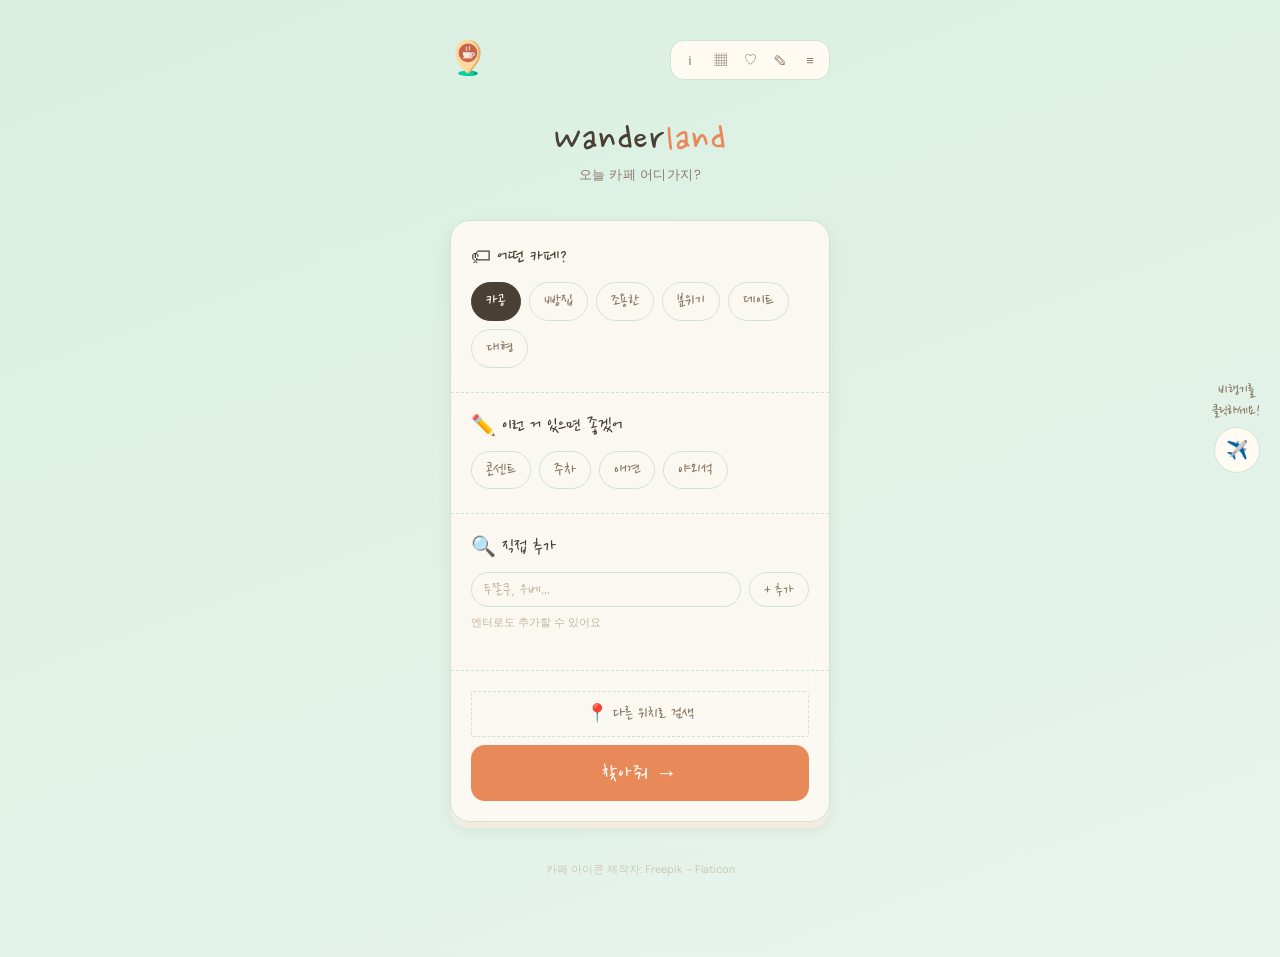
<file: index.html>
<!DOCTYPE html>
<html lang="ko">
<head>
  <meta charset="UTF-8">
  <meta name="viewport" content="width=device-width, initial-scale=1.0">
  <meta name="theme-color" content="#fdfaf4">
  <meta name="apple-mobile-web-app-capable" content="yes">
  <title>Wanderland</title>
  <link rel="stylesheet" href="/styles/main.css">
  <link rel="preconnect" href="https://fonts.googleapis.com">
  <link href="https://fonts.googleapis.com/css2?family=Nanum+Pen+Script&family=DM+Sans:wght@300;400;500&display=swap" rel="stylesheet">
  <link rel="manifest" href="/manifest.json">
  <link rel="apple-touch-icon" href="/images/wanderland-logo-192.png">
  <script src="//dapi.kakao.com/v2/maps/sdk.js?appkey=61503eb94f2c868e383de9347f24f56c&libraries=services"></script>
  <style>
    /* index.html 전용: 헤더 아이콘, 칩, 버블, 결과 카드, 모달 등 */
    .logo-img { position: absolute; top: 0; left: 0; width: 36px; height: 36px; object-fit: contain; }
    header { position: relative; padding-top: 80px; }

    .header-btns { position: absolute; top: 0; right: 0; display: flex; background: #fffaf2; border: 1.5px solid var(--line); border-radius: 14px; padding: 4px; }
    .icon-btn { width: 30px; height: 30px; border-radius: 10px; border: none; background: transparent; color: var(--ink-light); font-size: 13px; cursor: pointer; display: flex; align-items: center; justify-content: center; transition: all 0.15s; text-decoration: none; }
    .icon-btn:hover { background: var(--bg-1); color: var(--ink); }

    /* 메인 카드는 투명도 + 블러만 덮어씀 (대시보드는 불투명 유지) */
    .card {
      background: rgba(255, 250, 242, 0.85);
      backdrop-filter: blur(8px);
      -webkit-backdrop-filter: blur(8px);
      padding: 24px 0 20px;
      z-index: 1;
    }

    .section-title { font-family: 'Nanum Pen Script', cursive; font-size: 20px; color: var(--ink); margin-bottom: 12px; padding-left: 20px; }

    #kakao-map { width: 100%; height: 240px; border-radius: 14px; border: 1.5px solid var(--line); }

    .save-btn {
      background: none; border: none; cursor: pointer;
      font-size: 18px; padding: 4px; line-height: 1;
      transition: transform 0.1s;
    }
    .save-btn:hover { transform: scale(1.2); }

    .react-row { display: flex; gap: 8px; margin-top: 10px; }
    .react-btn {
      background: none; border: none; cursor: pointer;
      font-size: 18px; padding: 2px;
      transition: transform 0.15s;
      line-height: 1;
    }
    .react-btn:hover { transform: scale(1.2); }
    .react-btn.voted { opacity: 0.5; cursor: default; }

    .card-actions {
      display: flex;
      align-items: flex-start;
      gap: 12px;
      margin-top: 10px;
      padding-top: 8px;
      border-top: 1.5px dashed var(--line);
    }

    .card-action-row {
      display: flex;
      justify-content: flex-end;
      gap: 8px;
      margin-top: 8px;
      padding-top: 6px;
      border-top: 1.5px dashed var(--line);
    }

    .card-action-btn {
      background: none;
      border: none;
      cursor: pointer;
      font-size: 17px;
      padding: 2px 4px;
      border-radius: 8px;
      transition: transform 0.1s, background 0.1s;
      line-height: 1;
    }

    .card-action-btn:hover { transform: scale(1.2); background: var(--bg-1); }
    .card-action-btn.voted { opacity: 0.4; cursor: default; transform: none; }
    .card-action-btn.saved { color: var(--accent); }
    .card-action-btn.voted-good { opacity: 1; filter: sepia(1) saturate(3) hue-rotate(60deg); }
    .card-action-btn.voted-bad { opacity: 1; filter: sepia(1) saturate(3) hue-rotate(300deg); }

    .action-bar {
      display: none;
      flex-direction: column;
      gap: 4px;
      position: sticky;
      top: 20px;
      background: #fffaf2;
      border: 1.5px solid var(--line);
      border-radius: 14px;
      padding: 10px 8px;
      box-shadow: 0 4px 0 var(--cream-dark);
      min-width: 52px;
      align-items: center;
    }

    .action-bar.show { display: flex; }

    .action-bar-item { display: flex; flex-direction: column; align-items: center; gap: 2px; }
    .action-bar-icon { font-size: 16px; line-height: 1; }
    .action-bar-label { font-size: 9px; color: var(--ink-light); font-family: 'DM Sans', sans-serif; white-space: nowrap; }
    .action-bar-divider { width: 24px; height: 1px; background: var(--line); margin: 4px 0; }

    .action-label { font-size: 10px; color: var(--ink-light); line-height: 1.6; white-space: nowrap; padding-top: 2px; }
    .action-btns { display: flex; gap: 10px; align-items: center; margin-left: auto; }

    .saved-list { display: flex; flex-direction: column; gap: 10px; padding-left: 16px; }
    .saved-item {
      display: flex; justify-content: space-between; align-items: center;
      font-size: 13px; color: var(--ink);
      border-bottom: 1.5px dashed var(--line); padding-bottom: 8px;
    }
    .saved-item-name { font-family: 'Nanum Pen Script', cursive; font-size: 17px; }
    .saved-delete-btn {
      font-size: 12px; color: var(--ink-light);
      background: none; border: none; cursor: pointer;
      padding: 2px 6px;
    }
    .saved-delete-btn:hover { color: var(--accent); }

    /* ── 칩 영역 ── */
    .chips {
      display: flex; flex-wrap: wrap; overflow-x: auto;
      gap: 8px; margin-bottom: 20px; padding-left: 20px; padding-bottom: 4px;
      scrollbar-width: none;
    }
    .chips::-webkit-scrollbar { display: none; }

    .chip {
      font-family: 'Nanum Pen Script', cursive; font-size: 18px;
      padding: 4px 14px; border-radius: 20px;
      border: 1.5px solid var(--line); background: transparent; color: var(--ink-light);
      cursor: pointer; transition: all 0.15s; user-select: none;
      line-height: 1.6; white-space: nowrap; flex-shrink: 0;
      display: flex; align-items: center; gap: 4px;
    }

    .chip:hover { border-color: var(--ink-light); }
    .chip.on { background: var(--ink); border-color: var(--ink); color: #fffaf2; }
    .chip.accent.on { background: var(--accent); border-color: var(--accent); color: #fff; }
    .chip-remove { font-size: 12px; opacity: 0.7; cursor: pointer; margin-left: 2px; }

    .keyword-input-row {
      display: flex; gap: 8px;
      padding-left: 20px; margin-bottom: 8px;
      width: 100%; max-width: calc(100% - 20px);
    }

    .keyword-input {
      flex: 1 1 0; min-width: 0;
      font-family: 'Nanum Pen Script', cursive; font-size: 17px;
      padding: 6px 12px; border: 1.5px solid var(--line);
      border-radius: 20px; background: transparent; color: var(--ink); outline: none;
    }
    .keyword-input::placeholder { color: var(--ink-faint); }
    .keyword-input:focus { border-color: var(--ink-light); }

    .keyword-add-btn {
      flex-shrink: 0;
      font-family: 'Nanum Pen Script', cursive; font-size: 16px;
      padding: 6px 14px; border-radius: 20px;
      border: 1.5px solid var(--line); background: transparent; color: var(--ink-light);
      cursor: pointer; transition: all 0.15s; white-space: nowrap;
    }
    .keyword-add-btn:hover { background: var(--ink); border-color: var(--ink); color: #fffaf2; }

    .keyword-hint { font-size: 11px; color: var(--ink-faint); padding-left: 20px; margin-bottom: 16px; }

    .divider { border: none; border-top: 1.5px dashed var(--line); margin: 4px 0 20px; }

    .find-btn {
      width: calc(100% - 40px); margin-left: 20px; margin-right: 20px; padding: 14px;
      font-family: 'Nanum Pen Script', cursive; font-size: 22px;
      background: var(--accent); color: #fffaf2;
      border: none; border-radius: 14px; cursor: pointer;
      letter-spacing: 1px; transition: transform 0.1s, background 0.1s;
    }
    .find-btn:active { transform: scale(0.98); }
    .find-btn:hover { background: #d97a4a; }

    .loading { display: none; text-align: center; padding: 32px 0; font-family: 'Nanum Pen Script', cursive; font-size: 22px; color: var(--ink-light); }
    .loading.show { display: block; }

    .loading-dots span { display: inline-block; animation: bounce 1.2s infinite; font-size: 28px; }
    .loading-dots span:nth-child(2) { animation-delay: 0.2s; }
    .loading-dots span:nth-child(3) { animation-delay: 0.4s; }

    @keyframes bounce {
      0%, 80%, 100% { transform: translateY(0); opacity: 0.4; }
      40% { transform: translateY(-8px); opacity: 1; }
    }

    .sort-bar { display: none; flex-direction: column; align-items: stretch; justify-content: flex-start; width: 100%; max-width: 380px; margin: 16px 0 8px; }
    .sort-bar.show { display: flex; }
    .sort-btns { display: flex; gap: 8px; margin-top: 8px; }

    .sort-btn { font-size: 12px; padding: 4px 12px; border-radius: 20px; border: 1.5px solid var(--line); background: transparent; color: var(--ink-light); cursor: pointer; transition: all 0.15s; }
    .sort-btn.on { background: var(--ink); border-color: var(--ink); color: #fffaf2; }
    .sort-btn.google-sort.on { background: #4285F4; border-color: #4285F4; color: #fff; }
    .sort-btn.naver-sort.on { background: #03C75A; border-color: #03C75A; color: #fff; }

    .feedback-link { font-size: 12px; color: var(--ink-faint); cursor: pointer; border-bottom: 1.5px dashed var(--line); padding-bottom: 1px; background: none; border-top: none; border-left: none; border-right: none; font-family: 'DM Sans', sans-serif; }
    .feedback-link:hover { color: var(--ink-light); }

    .expand-notice { display: none; font-size: 12px; color: var(--ink-faint); text-align: center; margin-bottom: 8px; font-style: italic; }
    .expand-notice.show { display: block; }

    .results { width: 100%; max-width: 380px; display: flex; flex-direction: column; gap: 12px; }

    .result-card {
      background: #fffaf2;
      border: 1.5px dashed var(--line);
      border-radius: 16px;
      padding: 16px 18px;
      box-shadow: 0 4px 0 var(--cream-dark);
      cursor: pointer;
      transition: transform 0.1s;
      animation: fadeUp 0.3s ease both;
    }
    .result-card:hover { transform: translateY(-2px); }

    @keyframes fadeUp { from { opacity: 0; transform: translateY(8px); } to { opacity: 1; transform: translateY(0); } }

    .result-name { font-family: 'Nanum Pen Script', cursive; font-size: 20px; color: var(--ink); margin-bottom: 4px; }
    .result-meta { font-size: 12px; color: var(--ink-faint); margin-bottom: 8px; }
    .result-tags { display: flex; flex-wrap: wrap; gap: 6px; }

    .results-wrapper { display: flex; gap: 12px; width: 100%; max-width: 440px; align-items: flex-start; }

    .tag { font-size: 11px; padding: 2px 8px; border-radius: 10px; background: var(--bg-1); color: var(--ink-light); }
    .tag.google { background-color: #4285F4; color: white; }
    .tag.naver { background-color: #03C75A; color: white; }
    .tag.open { background: var(--green-bg); color: var(--green); }
    .tag.closed { background: var(--red-bg); color: var(--red); }
    .map-hint { text-align: right; margin-top: 8px; font-size: 11px; color: var(--ink-faint); }

    .no-result { text-align: center; font-family: 'Nanum Pen Script', cursive; font-size: 22px; color: var(--ink-faint); padding: 32px 0; }
    .error-msg { display: none; font-size: 13px; color: var(--accent); text-align: center; margin-top: 8px; padding-left: 20px; }
    .error-msg.show { display: block; }

    .modal-overlay { display: none; position: fixed; inset: 0; background: rgba(74, 63, 53, 0.4); z-index: 100; align-items: center; justify-content: center; padding: 16px; }
    .modal-overlay.show { display: flex; }
    #feedback-modal { z-index: 200; }

    .modal { background: #fffaf2; border: 1.5px solid var(--line); border-radius: 20px; padding: 28px 24px; width: 100%; max-width: 340px; box-shadow: 0 6px 0 var(--line); position: relative; max-height: 80vh; overflow-y: auto; }

    .modal-title { font-family: 'Nanum Pen Script', cursive; font-size: 24px; color: var(--ink); margin-bottom: 16px; }
    .modal-close { position: absolute; top: 12px; right: 16px; font-size: 18px; color: var(--ink-faint); cursor: pointer; background: none; border: none; font-family: 'DM Sans', sans-serif; }

    .star-row { display: flex; gap: 8px; margin-bottom: 16px; }
    .star { font-size: 28px; cursor: pointer; transition: transform 0.1s; filter: grayscale(1); opacity: 0.4; }
    .star.on { filter: grayscale(0); opacity: 1; }
    .star:hover { transform: scale(1.2); }
    .modal-label { font-family: 'Nanum Pen Script', cursive; font-size: 18px; color: var(--ink-light); margin-bottom: 8px; display: block; }
    .modal-textarea { width: 100%; font-family: 'DM Sans', sans-serif; font-size: 13px; padding: 10px 12px; border: 1.5px solid var(--line); border-radius: 12px; background: var(--cream); color: var(--ink); resize: none; outline: none; margin-bottom: 16px; height: 80px; }
    .modal-textarea:focus { border-color: var(--ink-light); }
    .modal-submit { width: 100%; padding: 12px; font-family: 'Nanum Pen Script', cursive; font-size: 20px; background: var(--accent); color: #fffaf2; border: none; border-radius: 14px; cursor: pointer; transition: background 0.1s; }
    .modal-submit:hover { background: #d97a4a; }
    .modal-submit:disabled { opacity: 0.5; cursor: not-allowed; }

    .info-section { margin-bottom: 16px; }
    .info-section-title { font-family: 'Nanum Pen Script', cursive; font-size: 18px; color: var(--ink); margin-bottom: 6px; }
    .info-item { font-size: 13px; color: var(--ink-light); line-height: 1.7; padding-left: 4px; }

    .release-list { display: flex; flex-direction: column; gap: 16px; }
    .release-note { background: var(--cream); border: 1.5px solid var(--line); border-radius: 14px; padding: 14px 16px; position: relative; box-shadow: 0 4px 0 var(--cream-dark); }
    .release-note:nth-child(1) { transform: rotate(-0.5deg); }
    .release-note:nth-child(2) { transform: rotate(0.3deg); }
    .release-note:nth-child(3) { transform: rotate(-0.2deg); }
    .release-version { font-family: 'Nanum Pen Script', cursive; font-size: 20px; color: var(--accent); margin-bottom: 8px; }
    .release-date { font-size: 0.8rem; opacity: 0.7; }
    .release-item { font-size: 13px; color: var(--ink-light); line-height: 1.8; padding-left: 4px; }
    .release-item::before { content: '— '; color: var(--ink-faint); }

    /* ── 버블 ── */
    .bubble-zone {
      position: fixed;
      top: 0; bottom: 0;
      width: 120px;
      overflow: hidden;
      pointer-events: none;
      z-index: 0;
    }
    .bubble-zone.left { left: 0; }
    .bubble-zone.right { right: 0; }

    @media (max-width: 767px) {
      .bubble-zone { width: 100%; left: 0; opacity: 0.5; }
    }

    .bubble {
      position: absolute;
      bottom: -80px;
      display: flex;
      align-items: center;
      justify-content: center;
      width: 60px;
      height: 60px;
      border-radius: 50%;
      background: rgba(255, 250, 242, 0.85);
      border: 1.5px solid var(--line);
      font-family: 'Nanum Pen Script', cursive;
      font-size: 13px;
      color: var(--ink);
      white-space: nowrap;
      pointer-events: auto;
      cursor: pointer;
      animation: floatUp linear infinite;
    }

    @keyframes floatUp {
      0% { transform: translateY(0); opacity: 0; }
      10% { opacity: 0.9; }
      90% { opacity: 0.9; }
      100% { transform: translateY(-110vh); opacity: 0; }
    }

    .bubble.pop {
      animation: none !important;
      transition: transform 0.25s ease-out, opacity 0.25s ease-out;
      transform: scale(1.6);
      opacity: 0;
    }

    .map-badge-row {
      display: flex;
      gap: 6px;
      margin-top: 8px;
    }
    .map-badge {
      width: 22px; height: 22px;
      border-radius: 50%;
      display: flex; align-items: center; justify-content: center;
      font-size: 11px; font-weight: 700;
      font-family: 'DM Sans', sans-serif; /* 손글씨체보다 가독성 위해 일반 폰트 */
      color: #fff;
      text-decoration: none;
      transition: transform 0.15s;
    }
    .map-badge:hover { transform: scale(1.15); }
    .map-badge.naver  { background: #03C75A; } /* 네이버 그린 */
    .map-badge.google { background: #4285F4; } /* 구글 블루 */
    .map-badge.kakao  { background: #FEE500; color: #3C1E1E; } /* 카카오 옐로우 + 다크텍스트 */

    .footer { margin-top: 40px; font-size: 11px; color: var(--ink-faint); text-align: center; opacity: 0.7; }
    .footer a { color: inherit; text-decoration: none; }
  </style>
</head>
<body>

  <button class="nav-arrow right" id="plane-next" aria-label="탐험하러 가기">✈️</button>
  <div class="flight-hint right" id="hint-next">비행기를<br>클릭하세요!</div>

  <header>
        <img src="/images/wanderland-logo.png" class="logo-img" alt="Wanderland 로고">
        <div class="logo">Wander<span>land</span></div>
        <p class="tagline">오늘 카페 어디가지?</p>
        <div class="header-btns">
          <button class="icon-btn" onclick="openModal('info-modal')" title="앱 안내">i</button>
          <a class="icon-btn" href="/dashboard.html" title="대시보드">▦</a>
          <button class="icon-btn" onclick="openModal('saved-modal')" title="저장한 카페">♡</button>
          <button class="icon-btn" onclick="openModal('feedback-modal')" title="피드백">✎</button>
          <button class="icon-btn" onclick="openModal('devnote-modal')" title="개발자 노트">≡</button>
        </div>
  </header>

  <!-- 인기 디저트 키워드 버블 (배경 장식 + 클릭하면 칩 추가) -->
  <div class="bubble-zone left" id="bubble-left"></div>
  <div class="bubble-zone right" id="bubble-right"></div>

  <div class="card">
        <!-- 섹션 1: 어떤 카페? (기본 칩) -->
        <p class="section-title">🏷 어떤 카페?</p>
        <div class="chips" id="type-chips">
          <span class="chip on"  data-value="카공">카공</span>
          <span class="chip"     data-value="빵집">빵집</span>
          <span class="chip"     data-value="조용한">조용한</span>
          <span class="chip"     data-value="분위기 좋은">분위기</span>
          <span class="chip"     data-value="데이트">데이트</span>
          <span class="chip"     data-value="대형">대형</span>
        </div>

        <hr class="divider">

        <!-- 섹션 2: 편의 시설 칩 -->
        <p class="section-title">✏️ 이런 거 있으면 좋겠어</p>
        <div class="chips" id="feature-chips">
          <span class="chip accent" data-value="콘센트">콘센트</span>
          <span class="chip accent" data-value="주차">주차</span>
          <span class="chip accent" data-value="애견동반">애견</span>
          <span class="chip accent" data-value="야외석">야외석</span>
        </div>

        <hr class="divider">

        <!-- 섹션 3: 직접 키워드 입력 → 칩으로 추가 -->
        <p class="section-title">🔍 직접 추가</p>
        <div class="keyword-input-row">
          <input class="keyword-input" id="keyword-input" type="text" placeholder="두쫀쿠, 우베..." maxlength="20">
          <button class="keyword-add-btn" onclick="addCustomChip()">+ 추가</button>
        </div>
        <p class="keyword-hint">엔터로도 추가할 수 있어요</p>
        <div class="chips" id="custom-chips"></div>

        <hr class="divider">
        <button
          onclick="openModal('location-modal')"
          style="
            width:calc(100% - 40px); margin-left:20px; margin-right:20px; margin-bottom:8px; padding:10px;
            font-family:'Nanum Pen Script',cursive; font-size:18px;
            background:transparent; color:var(--ink-light);
            border:1.5px dashed var(--line); border-radius:2px; cursor:pointer;
          "
          id="location-display"
        >
          📍 다른 위치로 검색
        </button>
        <button class="find-btn" onclick="search()">찾아줘 →</button>
        <p class="error-msg" id="error-msg">위치 권한이 필요해요. 브라우저에서 허용해줘요!</p>
  </div>

  <div class="loading" id="loading">
    <div class="loading-dots">
      <span>☕</span><span>☕</span><span>☕</span>
    </div>
    <p style="margin-top:8px; font-family:'Nanum Pen Script',cursive; font-size:20px; color:var(--ink-light)">헤매는 중...</p>
  </div>

  <!-- 정렬 바 + 피드백 버튼 -->
  <div class="sort-bar" id="sort-bar">
    <!-- 반경 넓히기 버튼 — 결과 있을 때만 표시 -->
    <div id="expand-btn-row" style="display:none; width:100%; max-width:380px; margin-bottom:8px;">
      <button onclick="expandSearch()" style="
        width:100%; padding:10px;
        font-family:'Nanum Pen Script',cursive; font-size:18px;
        background:transparent; color:var(--ink-light);
        border:1.5px dashed var(--line); border-radius:2px;
        cursor:pointer; transition:all 0.15s;
      ">반경 넓혀서 다시 찾아줘 →</button>
    </div>
    <div class="sort-btns">
      <button class="sort-btn google-sort on" id="sort-distance" onclick="sortBy('distance')">가까운 순</button>
      <button class="sort-btn google-sort"    id="sort-rating"   onclick="sortBy('rating')">별점 순</button>
      <button class="sort-btn naver-sort"     id="sort-trend"    onclick="sortBy('trend')">트렌드</button>
    </div>
  </div>

  <!-- 반경 확장 안내 -->
  <p class="expand-notice" id="expand-notice"></p>
  <div class="results-wrapper">
    <div class="action-bar" id="action-bar">
      <div class="action-bar-item">
        <span class="action-bar-icon">🤍</span>
        <span class="action-bar-label">저장</span>
      </div>
      <div class="action-bar-divider"></div>
      <div class="action-bar-item">
        <span class="action-bar-icon">👍</span>
        <span class="action-bar-label">좋아요</span>
      </div>
      <div class="action-bar-item">
        <span class="action-bar-icon">👎</span>
        <span class="action-bar-label">별로</span>
      </div>
      <div class="action-bar-divider"></div>
      <div class="action-bar-item">
        <span class="action-bar-icon">🚩</span>
        <span class="action-bar-label">정복</span>
      </div>
    </div>
    <div class="results" id="results"></div>
  </div>

  <!-- (i) 앱 안내 모달 — 내용은 API에서 동적으로 채움 -->
  <div class="modal-overlay" id="info-modal">
    <div class="modal">
      <button class="modal-close" onclick="closeModal('info-modal')">✕</button>
      <p class="modal-title">Wanderland 안내 ℹ</p>
      <div id="info-content">
        <p class="info-item" style="color:var(--ink-faint)">불러오는 중...</p>
      </div>
    </div>
  </div>

  <!-- 개발자 노트 모달 — 내용은 API에서 동적으로 채움 -->
  <div class="modal-overlay" id="devnote-modal">
    <div class="modal">
      <button class="modal-close" onclick="closeModal('devnote-modal')">✕</button>
      <p class="modal-title">개발자 노트 📋</p>
      <div class="release-list" id="devnote-content">
        <p class="release-item" style="color:var(--ink-faint)">불러오는 중...</p>
      </div>
    </div>
  </div>

  <!-- 피드백 모달 -->
  <div class="modal-overlay" id="feedback-modal">
    <div class="modal">
      <button class="modal-close" onclick="closeModal('feedback-modal')">✕</button>
      <p class="modal-title">어떠셨어요? 🗒</p>
      <span class="modal-label">별점</span>
      <div class="star-row" id="star-row">
        <span class="star" data-v="1">⭐</span>
        <span class="star" data-v="2">⭐</span>
        <span class="star" data-v="3">⭐</span>
        <span class="star" data-v="4">⭐</span>
        <span class="star" data-v="5">⭐</span>
      </div>
      <span class="modal-label">한 마디 (선택)</span>
      <textarea class="modal-textarea" id="feedback-comment" placeholder="불편한 점, 원하는 기능, 뭐든요!"></textarea>
      <button class="modal-submit" id="modal-submit" onclick="submitFeedback()">제출할게요 →</button>
    </div>
  </div>

  <!-- 위치 선택 모달 -->
  <div class="modal-overlay" id="location-modal">
    <div class="modal">
      <button class="modal-close" onclick="closeModal('location-modal')">✕</button>
      <p class="modal-title">위치 선택 📍</p>

      <div style="display:flex; gap:8px; margin-bottom:12px;">
        <input
          id="location-search-input"
          class="keyword-input"
          style="flex:1"
          placeholder="동네 검색 (예: 혜화동)"
          type="text"
        >
        <button class="keyword-add-btn" onclick="LocationManager.search()">검색</button>
      </div>

      <div style="position:relative;">
        <div id="map-loading" style="
          position:absolute; inset:0;
          display:flex; align-items:center; justify-content:center;
          background:var(--cream); border-radius:4px;
          font-family:'Nanum Pen Script',cursive; font-size:18px; color:var(--ink-faint);
          z-index:1;
        ">지도 불러오는 중... 🗺</div>
        <div id="kakao-map"></div>
      </div>

      <div style="margin-top:8px; display:flex; flex-direction:column; gap:4px;">
        <p style="font-size:11px; color:var(--ink-faint); text-align:center">
          지도를 클릭하면 위치가 선택돼요
        </p>
        <p style="font-size:11px; color:var(--ink-faint); text-align:center; font-style:italic;">
          선택하지 않으면 현재 GPS 위치로 검색돼요 📡
        </p>
      </div>

      <button class="modal-submit" style="margin-top:12px" onclick="LocationManager.confirm()">
        이 위치로 검색할게요 →
      </button>
    </div>
  </div>

  <!-- 저장한 카페 모달 -->
  <div class="modal-overlay" id="saved-modal">
    <div class="modal">
      <button class="modal-close" onclick="closeModal('saved-modal')">✕</button>
      <p class="modal-title">저장한 카페 🔖</p>
      <div class="saved-list" id="saved-list">
        <p style="font-size:13px; color:var(--ink-faint)">아직 저장한 카페가 없어요</p>
      </div>
    </div>
  </div>

  <script src="/js/state.js"></script>
  <script src="/js/utils.js"></script>
  <script src="/js/modal.js"></script>
  <script src="/js/managers.js"></script>
  <script src="/js/conquer.js"></script>
  <script src="/js/renderer.js"></script>
  <script src="/js/feedback.js"></script>
  <script src="/js/search.js"></script>
  <script src="/js/nav.js"></script>
</body>
<footer class="footer">
  <a href="https://www.flaticon.com/kr/free-icons/" target="_blank">
    카페 아이콘 제작자: Freepik - Flaticon
  </a>
</footer>
</html>
</file>
<file: styles/main.css>
*, *::before, *::after { box-sizing: border-box; margin: 0; padding: 0; }

:root {
  --cream: #fffaf2;
  --cream-dark: #f3ecdf;
  --ink: #4a3f35;
  --ink-light: #8a7a68;
  --ink-faint: #c4b6a3;
  --accent: #e8895a;
  --line: #cfe3d4;
  --green: #4a8f5c;
  --green-bg: #e3f3e6;
  --red: #c66b5a;
  --red-bg: #fbe9e5;
  --bg-1: #d9efe1;
  --bg-2: #e8f4ec;
}

body {
  background: linear-gradient(160deg, var(--bg-1) 0%, var(--bg-2) 100%);
  font-family: 'DM Sans', sans-serif;
  min-height: 100vh;
  display: flex;
  flex-direction: column;
  align-items: center;
  padding: 40px 16px 80px;
}

header { text-align: center; margin-bottom: 36px; width: 100%; max-width: 380px; }

.logo { font-family: 'Nanum Pen Script', cursive; font-size: 42px; color: var(--ink); letter-spacing: 1px; line-height: 1; }
.logo span { color: var(--accent); }
.tagline { font-size: 13px; color: var(--ink-light); margin-top: 4px; letter-spacing: 0.5px; }

.back-link {
  font-size: 13px; color: var(--ink-faint);
  text-decoration: none; border-bottom: 1.5px dashed var(--line);
  margin-top: 6px; display: inline-block;
}

/* 기본 카드 틀 - 양쪽 페이지가 공유하는 베이스 */
.card {
  position: relative;
  background: #fffaf2;
  border: 1.5px solid var(--line);
  border-radius: 20px;
  box-shadow: 0 6px 0 var(--cream-dark), 0 8px 16px rgba(74, 63, 53, 0.08);
  padding: 24px;
  width: 100%;
  max-width: 380px;
}

/* 비행기 경로 표시 영역 */
.nav-arrow {
  position: fixed;
  top: 50%;
  transform: translateY(-50%);
  width: 46px; height: 46px;
  border-radius: 50%;
  background: #fffaf2;
  border: 1.5px solid var(--line);
  display: flex; align-items: center; justify-content: center;
  cursor: pointer;
  z-index: 50;
  font-size: 18px;
  transition: transform 0.2s, background 0.2s;
}
.nav-arrow:hover { background: var(--bg-1); transform: translateY(-50%) scale(1.1); }
.nav-arrow.right { right: 20px; }
.nav-arrow.left { left: 20px; }

/* 호버 시 살짝 나타나는 점선 항로 */
.nav-arrow.right::before {
  content: '';
  position: absolute;
  right: 50px;
  width: 0;
  height: 0;
  border-top: 1.5px dashed var(--ink-faint);
  transition: width 0.3s;
}
.nav-arrow.right:hover::before { width: 30px; }

.nav-arrow.left::before {
  content: '';
  position: absolute;
  left: 50px;
  width: 0;
  height: 0;
  border-top: 1.5px dashed var(--ink-faint);
  transition: width 0.3s;
}
.nav-arrow.left:hover::before { width: 30px; }

/* 클릭하면 버튼 통째로 옆으로 슝 */
.nav-arrow.flying-right {
  animation: swooshRight 0.3s ease-in forwards;
}
@keyframes swooshRight {
  0%   { transform: translateY(-50%) translateX(0); opacity: 1; }
  85%  { opacity: 1; }
  100% { transform: translateY(-50%) translateX(60px); opacity: 0; }
}
.nav-arrow.flying-left {
  animation: swooshLeft 0.3s ease-in forwards;
}
@keyframes swooshLeft {
  0%   { transform: translateY(-50%) translateX(0); opacity: 1; }
  85%  { opacity: 1; }
  100% { transform: translateY(-50%) translateX(-60px); opacity: 0; }
}

/* 클릭 유도 텍스트 */
.flight-hint {
  position: fixed;
  top: calc(50% - 70px);
  font-family: 'Nanum Pen Script', cursive;
  font-size: 16px;
  color: var(--ink-light);
  text-align: center;
  line-height: 1.3;
  white-space: nowrap;
  pointer-events: none;
  z-index: 50;
  transition: opacity 0.3s;
}
.flight-hint.right { right: 20px; }
.flight-hint.left  { left: 20px; }
.flight-hint.hidden { opacity: 0; }
</file>
